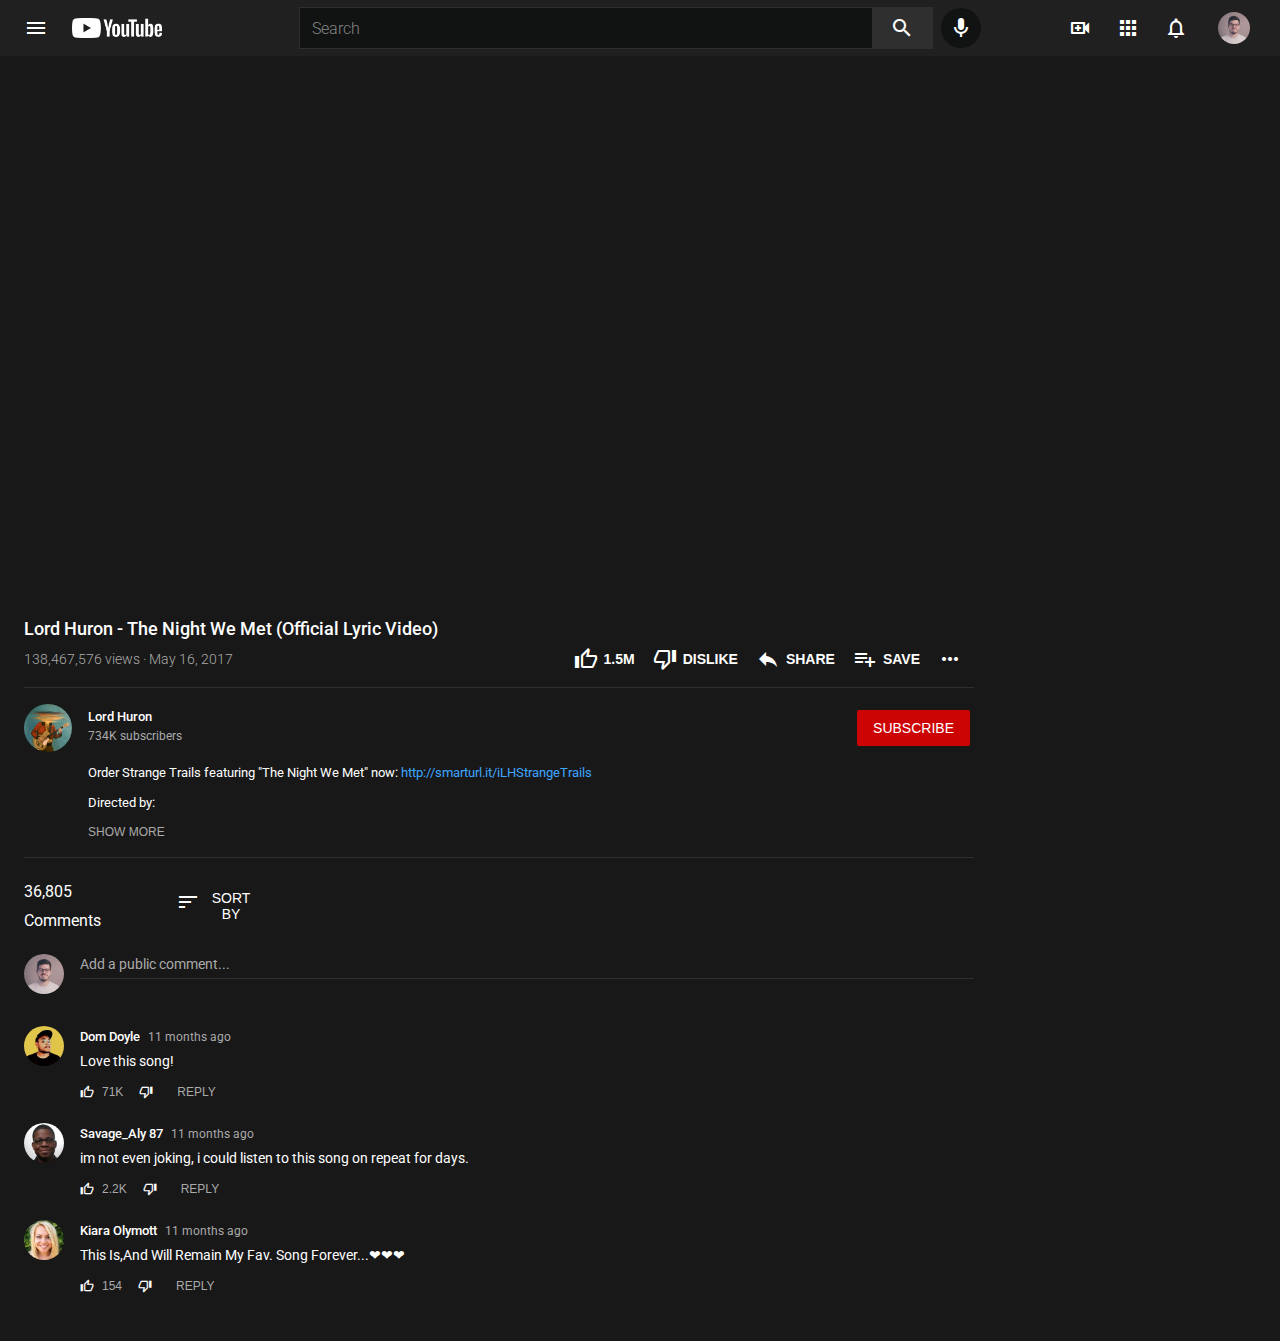
<file: index.html>
<!DOCTYPE html>
<html lang="en">
<head>
  <meta charset="UTF-8">
  <meta http-equiv="X-UA-Compatible" content="IE=edge">
  <meta name="viewport" content="width=device-width, initial-scale=1.0">
  <title>Youtube Video Player</title>

  <link rel="stylesheet" href="./css/style.css">
  <link href="https://fonts.googleapis.com/css?family=Material+Icons|Material+Icons+Outlined|Material+Icons+Two+Tone|Material+Icons+Round|Material+Icons+Sharp" rel="stylesheet">
  <link href="https://fonts.googleapis.com/css2?family=Roboto:wght@100;300;400;500;700;900&display=swap" rel="stylesheet">
</head>

<body>
  <!-- HEADER -->
  <nav class="navbar">
    <div class="container">
      <i class="material-icons-outlined nav">menu</i>
      <img src="./img/YouTube-logo.png" alt="YouTube logo" class="logo">
    </div>

    <div class="center-container">
      <div class="search-container">
        <div class="search-bar">
          <p class="search-text">Search</p>
        </div>
        <button class="search-btn">
          <i class="material-icons-outlined nav">search</i>
        </button>
      </div>
      
      <i class="material-icons-outlined nav center-icons">mic</i>
    </div>
    
    <div class="container">
      <i class="material-icons-outlined nav right-icons">video_call</i>
      <i class="material-icons-outlined nav right-icons">apps</i>
      <i class="material-icons-outlined nav right-icons">notifications</i>
      <img src="./img/profile-picture.jpg" alt="user profile picture" class="profile-picture">
    </div>
  </nav>

  <!-- MAIN SECTION -->
  <section class="section">

    <div class="column-left">
      <iframe width="950" height="514" src="https://www.youtube.com/embed/wGF7PswOENQ" title="YouTube video player" frameborder="0" allow="accelerometer; autoplay; clipboard-write; encrypted-media; gyroscope; picture-in-picture" allowfullscreen></iframe>
      
      <!-- VIDEO STATS -->
      <div class="video-stats">
        <h1 class="video-title">Lord Huron - The Night We Met (Official Lyric Video)</h1>

        <div class="views-buttons">
          <small class="view-count">138,467,576 views · May 16, 2017</small>

          <div class="button-row">
            <button class="video-btn">
              <i class="material-icons-outlined video">thumb_up</i>
              1.5M
            </button>

            <button class="video-btn">
              <i class="material-icons-outlined video">thumb_down</i>
              DISLIKE
            </button>

            <button class="video-btn">
              <i class="material-icons-outlined video">reply</i>
              SHARE
            </button>
  
            <button class="video-btn">
              <i class="material-icons-outlined video">playlist_add</i>
              SAVE
            </button>
            
            <button class="video-btn">
              <i class="material-icons-outlined video">more_horiz</i>
            </button>
          </div>
        </div>
      </div>

      <!-- CHANNEL -->
      <div class="channel">

        <!-- CHANNEL INFO -->
        <div class="channel-info">
          <div class="channel-row">
            <img src="./img/lord-huron.jpeg" alt="Lord Huron YouTube channel icon" class="channel-img">

            <div class="channel-name">
              <a class="owner">Lord Huron</a>
              <p class="sub-count">734K subscribers</p>
            </div>
          </div>

          <button class="sub-btn">SUBSCRIBE</button>
        </div>

        <!-- VIDEO DESCRIPTION -->
        <div class="video-description">
          <p class="description-text">
            Order Strange Trails featuring "The Night We Met" now: <a href="http://smarturl.it/iLHStrangeTrails">http://smarturl.it/iLHStrangeTrails</a>
            <br><br>
            Directed by:
          </p>

          <button class="expand-btn">SHOW MORE</button>
        </div>
      </div>
      

      <!-- COMMENTS -->
      <div class="comments">
        <div class="comment-header">
          <div class="comment-header-top">
            <div class="comment-count">
              <span>36,805</span>
              <span>Comments</span>
            </div>
  
            <button class="comment-sort-btn">
              <i class="material-icons-outlined sort">sort</i>
              <span class="comment-sort-text">SORT<br>BY</span>
            </button>
          </div>

          <div class="comment-form">
            <img src="./img/profile-picture.jpg" alt="user profile picture" class="comment-profile-picture">
              
            <div class="comment-field">
              <span class="comment-placeholder">Add a public comment...</span>
            </div>
          </div>
        </div>

        <div class="comment-list">
          <!-- COMMENT 1 -->
          <div class="single-comment">
            <div class="comment-info">
              <img src="./img/profile-picture-2.jpg" alt="user profile picture" class="comment-profile-picture">

              <div class="comment-main">
                <div class="comment-title">
                  <span class="comment-author">Dom Doyle</span>
                  <span class="comment-date">11 months ago</span>
                </div>

                <p class="comment-body">
                  Love this song!
                </p>

                <div class="comment-buttons">
                  <button class="comment-thumb-btn">
                    <i class="material-icons-outlined comment">thumb_up</i>
                    <span class="comment-btn-text">71K</span>
                  </button>

                  <button class="comment-thumb-btn">
                    <i class="material-icons-outlined comment">thumb_down</i>
                  </button>

                  <button class="comment-reply-btn">
                    <span class="comment-btn-text">REPLY</span>
                  </button>
                </div>
              </div>
            </div>
          </div>

          <!-- COMMENT 2 -->
          <div class="single-comment">
            <div class="comment-info">
              <img src="./img/profile-picture-3.jpg" alt="user profile picture" class="comment-profile-picture">

              <div class="comment-main">
                <div class="comment-title">
                  <span class="comment-author">Savage_Aly 87</span>
                  <span class="comment-date">11 months ago</span>
                </div>

                <p class="comment-body">
                  im not even joking, i could listen to this song on repeat for days.
                </p>

                <div class="comment-buttons">
                  <button class="comment-thumb-btn">
                    <i class="material-icons-outlined comment">thumb_up</i>
                    <span class="comment-btn-text">2.2K</span>
                  </button>

                  <button class="comment-thumb-btn">
                    <i class="material-icons-outlined comment">thumb_down</i>
                  </button>

                  <button class="comment-reply-btn">
                    <span class="comment-btn-text">REPLY</span>
                  </button>
                </div>
              </div>
            </div>
          </div>

          <!-- COMMENT 3 -->
          <div class="single-comment">
            <div class="comment-info">
              <img src="./img/profile-picture-4.jpeg" alt="user profile picture" class="comment-profile-picture">

              <div class="comment-main">
                <div class="comment-title">
                  <span class="comment-author">Kiara Olymott</span>
                  <span class="comment-date">11 months ago</span>
                </div>

                <p class="comment-body">
                  This Is,And Will Remain My Fav. Song Forever...❤❤❤
                </p>

                <div class="comment-buttons">
                  <button class="comment-thumb-btn">
                    <i class="material-icons-outlined comment">thumb_up</i>
                    <span class="comment-btn-text">154</span>
                  </button>

                  <button class="comment-thumb-btn">
                    <i class="material-icons-outlined comment">thumb_down</i>
                  </button>

                  <button class="comment-reply-btn">
                    <span class="comment-btn-text">REPLY</span>
                  </button>
                </div>
              </div>
            </div>
          </div>
        </div>
      </div>
    </div>

    <!-- RIGHT COLUMN -->
    <div class="column-right">
      
    </div>

  </section>
</body>
</html>
</file>
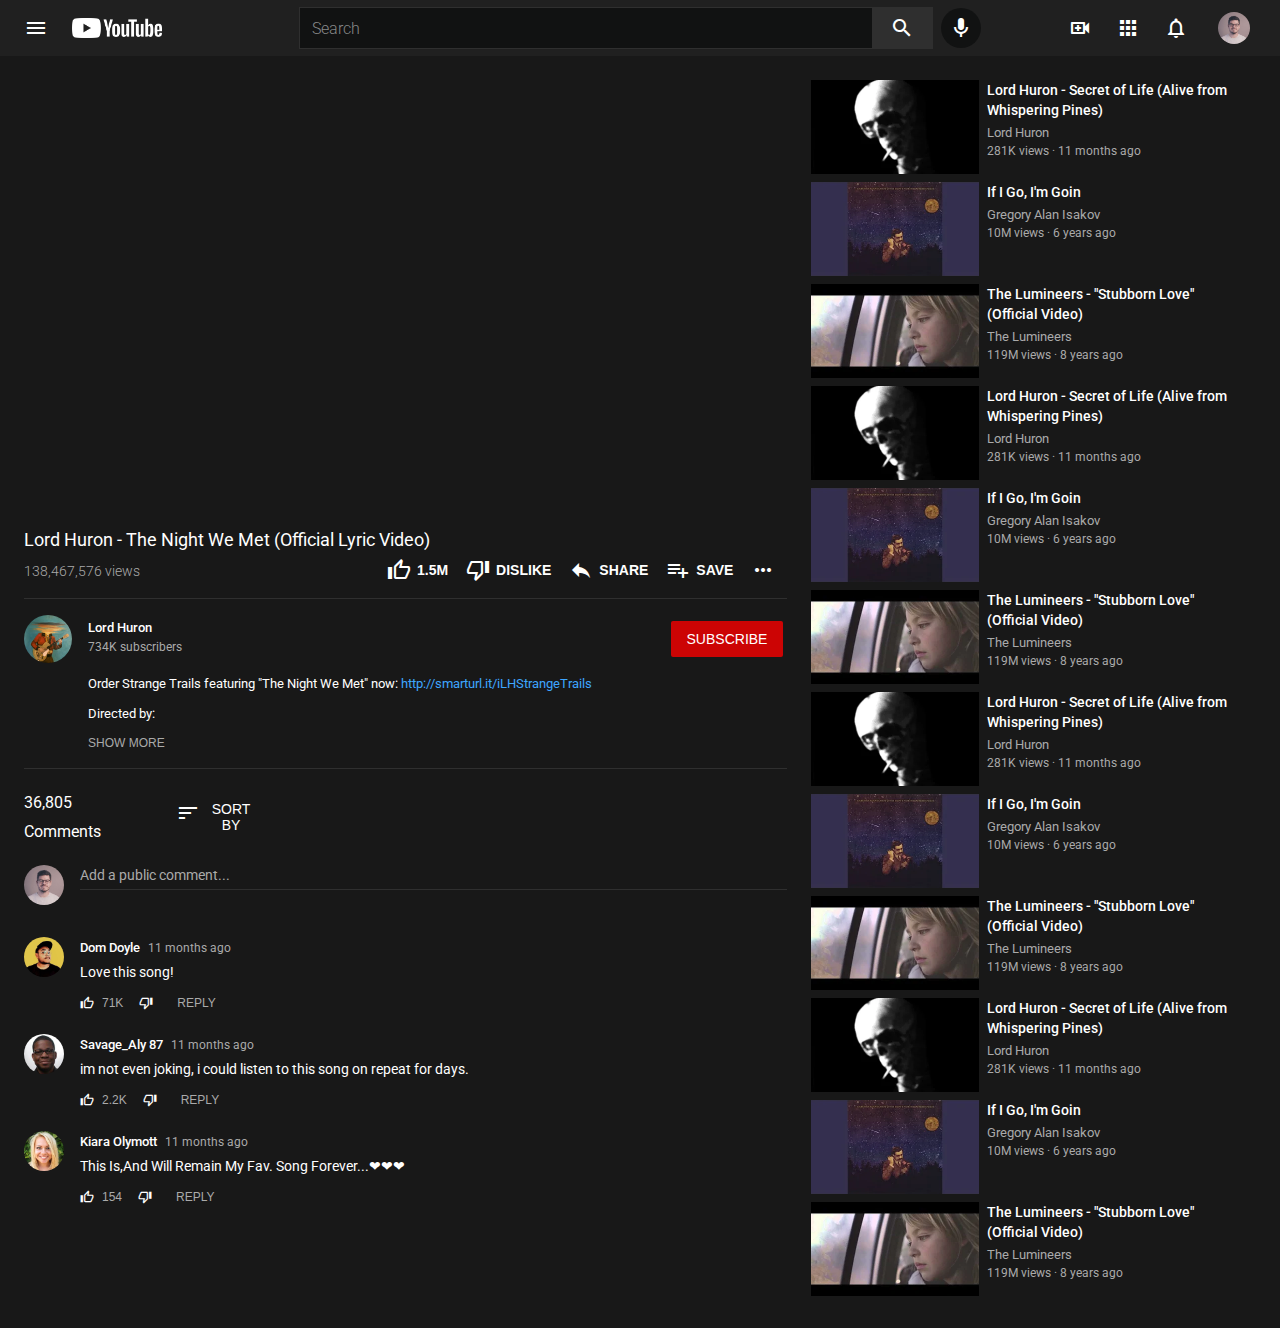
<file: youtube-video-player/index.html>
<!DOCTYPE html>
<html lang="en">
<head>
  <meta charset="UTF-8">
  <meta http-equiv="X-UA-Compatible" content="IE=edge">
  <meta name="viewport" content="width=device-width, initial-scale=1.0">
  <title>Youtube Video Player</title>

  <link rel="stylesheet" href="./css/style.css">
  <link href="https://fonts.googleapis.com/css?family=Material+Icons|Material+Icons+Outlined|Material+Icons+Two+Tone|Material+Icons+Round|Material+Icons+Sharp" rel="stylesheet">
  <link href="https://fonts.googleapis.com/css2?family=Roboto:wght@100;300;400;500;700;900&display=swap" rel="stylesheet">
</head>

<body>
  <!-- HEADER -->
  <nav class="navbar">
    <div class="container">
      <i class="material-icons-outlined nav">menu</i>
      
      <img src="./img/YouTube-logo.png" alt="YouTube logo" class="logo">
    </div>

    <div class="center-container">
      <div class="search-container">
        <div class="search-bar">
          <p class="search-text">Search</p>
        </div>
        <button class="search-btn">
          <i class="material-icons-outlined nav">search</i>
        </button>
      </div>
      
      <i class="material-icons-outlined nav center-icons">mic</i>
    </div>
    
    <div class="container">
      <i class="material-icons-outlined nav right-icons">video_call</i>
      <i class="material-icons-outlined nav right-icons">apps</i>
      <i class="material-icons-outlined nav right-icons">notifications</i>
      <img src="./img/profile-picture.jpg" alt="user profile picture" class="profile-picture">
    </div>
  </nav>

  <!-- MAIN SECTION -->
  <section class="section">

    <div class="column-left">
      <div class="video-container">
        <iframe src="https://www.youtube.com/embed/wGF7PswOENQ" title="YouTube video player" frameborder="0" allow="accelerometer; autoplay; clipboard-write; encrypted-media; gyroscope; picture-in-picture" allowfullscreen></iframe>
      </div>
      
      <!-- VIDEO STATS -->
      <div class="video-stats">
        <h1 class="video-title">Lord Huron - The Night We Met (Official Lyric Video)</h1>

        <div class="views-buttons">
          <span>
            <small class="view-count">138,467,576 views </small>
            <small class="release-date">· May 16, 2017</small>
          </span>

          <div class="button-row">
            <button class="video-btn">
              <i class="material-icons-outlined video">thumb_up</i>
              1.5M
            </button>

            <button class="video-btn">
              <i class="material-icons-outlined video">thumb_down</i>
              DISLIKE
            </button>

            <button class="video-btn">
              <i class="material-icons-outlined video">reply</i>
              SHARE
            </button>
  
            <button class="video-btn">
              <i class="material-icons-outlined video">playlist_add</i>
              SAVE
            </button>
            
            <button class="video-btn">
              <i class="material-icons-outlined video">more_horiz</i>
            </button>
          </div>
        </div>
      </div>

      <!-- CHANNEL -->
      <div class="channel">

        <!-- CHANNEL INFO -->
        <div class="channel-info">
          <div class="channel-row">
            <img src="./img/lord-huron.jpeg" alt="Lord Huron YouTube channel icon" class="channel-img">

            <div class="channel-name">
              <a class="owner">Lord Huron</a>
              <p class="sub-count">734K subscribers</p>
            </div>
          </div>

          <button class="sub-btn">SUBSCRIBE</button>
        </div>

        <!-- VIDEO DESCRIPTION -->
        <div class="video-description">
          <p class="description-text">
            Order Strange Trails featuring "The Night We Met" now: <a href="http://smarturl.it/iLHStrangeTrails">http://smarturl.it/iLHStrangeTrails</a>
            <br><br>
            Directed by:
          </p>

          <button class="expand-btn">SHOW MORE</button>
        </div>
      </div>
      

      <!-- COMMENTS -->
      <div class="comments">
        <div class="comment-header">
          <div class="comment-header-top">
            <div class="comment-count">
              <span>36,805</span>
              <span>Comments</span>
            </div>
  
            <button class="comment-sort-btn">
              <i class="material-icons-outlined sort">sort</i>
              <span class="comment-sort-text">SORT<br>BY</span>
            </button>
          </div>

          <div class="comment-form">
            <img src="./img/profile-picture.jpg" alt="user profile picture" class="comment-profile-picture">
              
            <div class="comment-field">
              <span class="comment-placeholder">Add a public comment...</span>
            </div>
          </div>
        </div>

        <div class="comment-list">
          <!-- COMMENT 1 -->
          <div class="single-comment">
            <div class="comment-info">
              <img src="./img/profile-picture-2.jpg" alt="user profile picture" class="comment-profile-picture">

              <div class="comment-main">
                <div class="comment-title">
                  <span class="comment-author">Dom Doyle</span>
                  <span class="comment-date">11 months ago</span>
                </div>

                <p class="comment-body">
                  Love this song!
                </p>

                <div class="comment-buttons">
                  <button class="comment-thumb-btn">
                    <i class="material-icons-outlined comment">thumb_up</i>
                    <span class="comment-btn-text">71K</span>
                  </button>

                  <button class="comment-thumb-btn">
                    <i class="material-icons-outlined comment">thumb_down</i>
                  </button>

                  <button class="comment-reply-btn">
                    <span class="comment-btn-text">REPLY</span>
                  </button>
                </div>
              </div>
            </div>
          </div>

          <!-- COMMENT 2 -->
          <div class="single-comment">
            <div class="comment-info">
              <img src="./img/profile-picture-3.jpg" alt="user profile picture" class="comment-profile-picture">

              <div class="comment-main">
                <div class="comment-title">
                  <span class="comment-author">Savage_Aly 87</span>
                  <span class="comment-date">11 months ago</span>
                </div>

                <p class="comment-body">
                  im not even joking, i could listen to this song on repeat for days.
                </p>

                <div class="comment-buttons">
                  <button class="comment-thumb-btn">
                    <i class="material-icons-outlined comment">thumb_up</i>
                    <span class="comment-btn-text">2.2K</span>
                  </button>

                  <button class="comment-thumb-btn">
                    <i class="material-icons-outlined comment">thumb_down</i>
                  </button>

                  <button class="comment-reply-btn">
                    <span class="comment-btn-text">REPLY</span>
                  </button>
                </div>
              </div>
            </div>
          </div>

          <!-- COMMENT 3 -->
          <div class="single-comment">
            <div class="comment-info">
              <img src="./img/profile-picture-4.jpeg" alt="user profile picture" class="comment-profile-picture">

              <div class="comment-main">
                <div class="comment-title">
                  <span class="comment-author">Kiara Olymott</span>
                  <span class="comment-date">11 months ago</span>
                </div>

                <p class="comment-body">
                  This Is,And Will Remain My Fav. Song Forever...❤❤❤
                </p>

                <div class="comment-buttons">
                  <button class="comment-thumb-btn">
                    <i class="material-icons-outlined comment">thumb_up</i>
                    <span class="comment-btn-text">154</span>
                  </button>

                  <button class="comment-thumb-btn">
                    <i class="material-icons-outlined comment">thumb_down</i>
                  </button>

                  <button class="comment-reply-btn">
                    <span class="comment-btn-text">REPLY</span>
                  </button>
                </div>
              </div>
            </div>
          </div>
        </div>
      </div>
    </div>

    <!-- RIGHT COLUMN -->
    <div class="column-right">

      <!-- REPLATED VIDEO 1 -->
      <div class="related-video">
        <a href="https://www.youtube.com/watch?v=2W_STsqV1tc">
          <img src="./img/related-video-1.webp" alt="related video thumbnail" class="video-thumbnail">
        </a>
        

        <div class="related-video-info">
          <a href="https://www.youtube.com/watch?v=2W_STsqV1tc" class="related-video-title">Lord Huron - Secret of Life (Alive from Whispering Pines)</span>
          <a href="https://www.youtube.com/channel/UC48UiYdP4S_QuKZXSBcwawg" class="related-video-channel">Lord Huron</a>
          <a href="https://www.youtube.com/watch?v=2W_STsqV1tc" class="related-video-stats">281K views · 11 months ago</span>
        </div>
      </div>

      <!-- REPLATED VIDEO 2 -->
      <div class="related-video">
        <a href="https://www.youtube.com/watch?v=BKc4I_cK0JU">
          <img src="./img/related-video-2.webp" alt="related video thumbnail" class="video-thumbnail">
        </a>
        

        <div class="related-video-info">
          <a href="https://www.youtube.com/watch?v=BKc4I_cK0JU" class="related-video-title">If I Go, I'm Goin</span>
          <a href="https://www.youtube.com/channel/UC3t7ShovJ5UgFw-1ZViRLlg" class="related-video-channel">Gregory Alan Isakov</a>
          <a href="https://www.youtube.com/watch?v=BKc4I_cK0JU" class="related-video-stats">10M views · 6 years ago</span>
        </div>
      </div>

      <!-- REPLATED VIDEO 3 -->
      <div class="related-video">
        <a href="https://www.youtube.com/watch?v=UJWk_KNbDHo">
          <img src="./img/related-video-3.webp" alt="related video thumbnail" class="video-thumbnail">
        </a>
        

        <div class="related-video-info">
          <a href="https://www.youtube.com/watch?v=UJWk_KNbDHo" class="related-video-title">The Lumineers - "Stubborn Love" (Official Video)</span>
          <a href="https://www.youtube.com/channel/UCB7P9Hr5BYB5Mkxau6t3Sgw" class="related-video-channel">The Lumineers</a>
          <a href="https://www.youtube.com/watch?v=UJWk_KNbDHo" class="related-video-stats">119M views · 8 years ago</span>
        </div>
      </div>

      <!-- REPLATED VIDEO 1 -->
      <div class="related-video">
        <a href="https://www.youtube.com/watch?v=2W_STsqV1tc">
          <img src="./img/related-video-1.webp" alt="related video thumbnail" class="video-thumbnail">
        </a>
        

        <div class="related-video-info">
          <a href="https://www.youtube.com/watch?v=2W_STsqV1tc" class="related-video-title">Lord Huron - Secret of Life (Alive from Whispering Pines)</span>
          <a href="https://www.youtube.com/channel/UC48UiYdP4S_QuKZXSBcwawg" class="related-video-channel">Lord Huron</a>
          <a href="https://www.youtube.com/watch?v=2W_STsqV1tc" class="related-video-stats">281K views · 11 months ago</span>
        </div>
      </div>

      <!-- REPLATED VIDEO 2 -->
      <div class="related-video">
        <a href="https://www.youtube.com/watch?v=BKc4I_cK0JU">
          <img src="./img/related-video-2.webp" alt="related video thumbnail" class="video-thumbnail">
        </a>
        

        <div class="related-video-info">
          <a href="https://www.youtube.com/watch?v=BKc4I_cK0JU" class="related-video-title">If I Go, I'm Goin</span>
          <a href="https://www.youtube.com/channel/UC3t7ShovJ5UgFw-1ZViRLlg" class="related-video-channel">Gregory Alan Isakov</a>
          <a href="https://www.youtube.com/watch?v=BKc4I_cK0JU" class="related-video-stats">10M views · 6 years ago</span>
        </div>
      </div>

      <!-- REPLATED VIDEO 3 -->
      <div class="related-video">
        <a href="https://www.youtube.com/watch?v=UJWk_KNbDHo">
          <img src="./img/related-video-3.webp" alt="related video thumbnail" class="video-thumbnail">
        </a>
        

        <div class="related-video-info">
          <a href="https://www.youtube.com/watch?v=UJWk_KNbDHo" class="related-video-title">The Lumineers - "Stubborn Love" (Official Video)</span>
          <a href="https://www.youtube.com/channel/UCB7P9Hr5BYB5Mkxau6t3Sgw" class="related-video-channel">The Lumineers</a>
          <a href="https://www.youtube.com/watch?v=UJWk_KNbDHo" class="related-video-stats">119M views · 8 years ago</span>
        </div>
      </div>

      <!-- REPLATED VIDEO 1 -->
      <div class="related-video">
        <a href="https://www.youtube.com/watch?v=2W_STsqV1tc">
          <img src="./img/related-video-1.webp" alt="related video thumbnail" class="video-thumbnail">
        </a>
        

        <div class="related-video-info">
          <a href="https://www.youtube.com/watch?v=2W_STsqV1tc" class="related-video-title">Lord Huron - Secret of Life (Alive from Whispering Pines)</span>
          <a href="https://www.youtube.com/channel/UC48UiYdP4S_QuKZXSBcwawg" class="related-video-channel">Lord Huron</a>
          <a href="https://www.youtube.com/watch?v=2W_STsqV1tc" class="related-video-stats">281K views · 11 months ago</span>
        </div>
      </div>

      <!-- REPLATED VIDEO 2 -->
      <div class="related-video">
        <a href="https://www.youtube.com/watch?v=BKc4I_cK0JU">
          <img src="./img/related-video-2.webp" alt="related video thumbnail" class="video-thumbnail">
        </a>
        

        <div class="related-video-info">
          <a href="https://www.youtube.com/watch?v=BKc4I_cK0JU" class="related-video-title">If I Go, I'm Goin</span>
          <a href="https://www.youtube.com/channel/UC3t7ShovJ5UgFw-1ZViRLlg" class="related-video-channel">Gregory Alan Isakov</a>
          <a href="https://www.youtube.com/watch?v=BKc4I_cK0JU" class="related-video-stats">10M views · 6 years ago</span>
        </div>
      </div>

      <!-- REPLATED VIDEO 3 -->
      <div class="related-video">
        <a href="https://www.youtube.com/watch?v=UJWk_KNbDHo">
          <img src="./img/related-video-3.webp" alt="related video thumbnail" class="video-thumbnail">
        </a>
        

        <div class="related-video-info">
          <a href="https://www.youtube.com/watch?v=UJWk_KNbDHo" class="related-video-title">The Lumineers - "Stubborn Love" (Official Video)</span>
          <a href="https://www.youtube.com/channel/UCB7P9Hr5BYB5Mkxau6t3Sgw" class="related-video-channel">The Lumineers</a>
          <a href="https://www.youtube.com/watch?v=UJWk_KNbDHo" class="related-video-stats">119M views · 8 years ago</span>
        </div>
      </div>

      <!-- REPLATED VIDEO 1 -->
      <div class="related-video">
        <a href="https://www.youtube.com/watch?v=2W_STsqV1tc">
          <img src="./img/related-video-1.webp" alt="related video thumbnail" class="video-thumbnail">
        </a>
        

        <div class="related-video-info">
          <a href="https://www.youtube.com/watch?v=2W_STsqV1tc" class="related-video-title">Lord Huron - Secret of Life (Alive from Whispering Pines)</span>
          <a href="https://www.youtube.com/channel/UC48UiYdP4S_QuKZXSBcwawg" class="related-video-channel">Lord Huron</a>
          <a href="https://www.youtube.com/watch?v=2W_STsqV1tc" class="related-video-stats">281K views · 11 months ago</span>
        </div>
      </div>

      <!-- REPLATED VIDEO 2 -->
      <div class="related-video">
        <a href="https://www.youtube.com/watch?v=BKc4I_cK0JU">
          <img src="./img/related-video-2.webp" alt="related video thumbnail" class="video-thumbnail">
        </a>
        

        <div class="related-video-info">
          <a href="https://www.youtube.com/watch?v=BKc4I_cK0JU" class="related-video-title">If I Go, I'm Goin</span>
          <a href="https://www.youtube.com/channel/UC3t7ShovJ5UgFw-1ZViRLlg" class="related-video-channel">Gregory Alan Isakov</a>
          <a href="https://www.youtube.com/watch?v=BKc4I_cK0JU" class="related-video-stats">10M views · 6 years ago</span>
        </div>
      </div>

      <!-- REPLATED VIDEO 3 -->
      <div class="related-video">
        <a href="https://www.youtube.com/watch?v=UJWk_KNbDHo">
          <img src="./img/related-video-3.webp" alt="related video thumbnail" class="video-thumbnail">
        </a>
        

        <div class="related-video-info">
          <a href="https://www.youtube.com/watch?v=UJWk_KNbDHo" class="related-video-title">The Lumineers - "Stubborn Love" (Official Video)</span>
          <a href="https://www.youtube.com/channel/UCB7P9Hr5BYB5Mkxau6t3Sgw" class="related-video-channel">The Lumineers</a>
          <a href="https://www.youtube.com/watch?v=UJWk_KNbDHo" class="related-video-stats">119M views · 8 years ago</span>
        </div>
      </div>
    </div>
  </section>
</body>
</html>
</file>
<file: css/style.css>
/* BODY */

body {
  margin: 0;
  font-family: 'Roboto', sans-serif;
  font-weight: 300;
}

/* HEADER */

.navbar {
  background-color: #202020;
  padding: 0 16px;
  display: flex;
  align-items: center;
  justify-content: space-between;
  height: 56px;
}

.container, .search-container {
  display: flex;
  align-items: center;
}

.material-icons-outlined {
  color: white;
}

.material-icons-outlined.nav {
  padding: 8px;
}

.material-icons-outlined.nav.right-icons {
  margin-right: 8px;
}

.material-icons-outlined.nav.center-icons {
  margin-left: 4px;
  background-color: #111212;
  border-radius: 20px;
}

.logo {
  width: 90px;
  padding: 18px 14px 18px 16px;
}

.profile-picture {
  height: 32px;
  border-radius: 16px;
  margin: 1px 14px;
}

.center-container {
  margin-left: 44px;
  border-radius: 2px;
  display: flex;
  align-items: center;
  height: 40px;
}

.search-container {
  border: 1px solid #2F2F2F;
  height: 100%;
  margin-right: 4px;
}

.search-bar {
  color: #878888;
  background-color: #111212;
  width: 572px;
  height: 100%;
  display: flex;
  align-items: center;
}

.search-text {
  font-size: 16px;
  padding-left: 12px;
  margin: 0;
}

.search-btn {
  background-color: #2F2F2F;
  padding: 0 6px;
  width: 60px;
}

button {
  border: none;
  cursor: pointer;
	outline: inherit;
}

/* MAIN SECTION */

.section {
  background-color: #181818;
  padding: 24px;
  display: flex;
}

/* VIDEO STATS */

.video-stats {
  color: white;
  padding: 20px 0 8px 0;
  border-bottom: 1px solid rgba(255, 255, 255, 0.1);
}

.video-title {
  font-size: 18px;
  font-weight: 500;
  margin: 0;
}

.views-buttons {
  display: flex;
  align-items: center;
  justify-content: space-between;
  height: 40px;
}

.view-count {
  color: rgb(170, 170, 170);
  font-size: 14px; 
}

.button-row {
  display: flex;
}

.video-btn {
  background-color: transparent;
  color: white;
  font-size: 14px;
  font-weight: 700;
  display: flex;
  align-items: center;
}

.material-icons-outlined.video {
  padding: 6px;
}

/* CHANNEL */

.channel {
  padding-bottom: 16px;
  margin-bottom: 24px;
  border-bottom: 1px solid rgba(255, 255, 255, 0.1);
}

/* CHANNEL INFO */

.channel-info {
  padding-top: 16px;
  margin-bottom: 12px;
  display: flex;
  justify-content: space-between;
  align-items: center;
}

.channel-row {
  display: flex;
  align-items: center;
}

.channel-img {
  width: 48px;
  border-radius: 24px;
  margin-right: 16px;
}

.channel-name {
  display: flex;
  flex-direction: column;
}

.owner, .sub-count {
  margin: 0;
  padding: 0;
}

.owner {
  font-size: 13px;
  font-weight: 500;
  color: white;
  height: 20px;
}

.sub-count {
  font-size: 12px;
  font-weight: 400;
  color: rgb(170, 170, 170);
  height: 18px;
}

.sub-btn {
  color: white;
  background-color: #cc0404;
  font-size: 14px;
  font-weight: 500;
  padding: 10px 16px;
  margin: 0 4px;
  border-radius: 2px;
}


/* DESCRIPTION */

.video-description {
  margin-left :64px;
}

.description-text {
  color: white;
  font-size: 13px;
  font-weight: 400;
  margin-bottom: 5px;
}

a {
  color: rgb(62, 166, 255);
  text-decoration: none;
}

.expand-btn {
  color: rgb(170, 170, 170);
  background-color: transparent;
  font-size: 12px;
  margin-top: 8px;
  padding: 0;
  height: 18px;
}

/* COMMENTS */

.comment-header {
  margin-bottom: 32px; 
}

.comment-header-top {
  color: white;
  display: flex;
  align-items: center;
  margin-bottom: 24px;
}

.comment-count {
  font-size: 16px;
  font-weight: 400;
  margin-right: 32px;
  width: 120px;
  height: 48px;
  display: flex;
  flex-direction: column;
  justify-content: space-between;
}

.comment-sort-btn {
  background-color: transparent;
  color: white;
  display: flex;
  padding: 0;
}

.material-icons-outlined.sort {
  margin-right: 8px;
}

.comment-sort-text {
  font-size: 14px;
  font-weight: 500;
  width: 46px;
}

.comment-form {
  display: flex;
  flex-direction: row;
}

.comment-profile-picture {
  height: 40px;
  border-radius: 20px;
  margin-right: 16px;
}

.comment-field {
  padding-bottom: 4px;
  border-bottom: 1px solid rgba(255, 255, 255, 0.1);
  height: 20px;
  width: 100%;
}

.comment-placeholder {
  color: rgb(170, 170, 170);
  font-size: 14px;
  font-weight: 400;
}

.single-comment {
  margin-bottom: 16px;
}

.comment-info {
  display: flex;
  color: white;
}

.comment-main {

}

.comment-title {

}

.comment-author {
  font-size: 13px;
  font-weight: 500;
  margin: 0 4px 2px 0;
}

.comment-date {
  color: rgb(170, 170, 170);
  font-size: 12px;
  font-weight: 400;
}

.comment-body {
  font-size: 14px;
  font-weight: 400;
  margin: 8px 0;
}

.comment-buttons {
  display: flex;
  margin-left: -8px;
}

.comment-thumb-btn, .comment-reply-btn {
  color: white;
  background-color: transparent;
  display: flex;
  align-items: center;
  padding: 0;
}

.material-icons-outlined.comment {
  font-size: 14px;
  padding: 8px;
}

.comment-btn-text {
  color: rgb(170, 170, 170);
  font-size: 12px;
  font-weight: 400;
  margin-right: 8px;
}

.comment-reply-btn {
  padding: 8px 16px;
}
</file>
<file: youtube-video-player/css/style.css>
/* BODY */

body {
  margin: 0;
  font-family: 'Roboto', sans-serif;
  font-weight: 300;
}

/* HEADER */

.navbar {
  background-color: #202020;
  padding: 0 16px;
  display: flex;
  align-items: center;
  justify-content: space-between;
  height: 56px;
}

.container, .search-container {
  display: flex;
  align-items: center;
}

.material-icons-outlined {
  color: white;
}

.material-icons-outlined.nav {
  padding: 8px;
}

.material-icons-outlined.nav.right-icons {
  margin-right: 8px;
}

.material-icons-outlined.nav.center-icons {
  margin-left: 4px;
  background-color: #111212;
  border-radius: 20px;
}

.logo {
  width: 90px;
  padding: 18px 14px 18px 16px;
}

.profile-picture {
  height: 32px;
  border-radius: 16px;
  margin: 1px 14px;
}

.center-container {
  margin-left: 44px;
  border-radius: 2px;
  display: flex;
  align-items: center;
  height: 40px;
}

.search-container {
  border: 1px solid #2F2F2F;
  height: 100%;
  margin-right: 4px;
}

.search-bar {
  color: #878888;
  background-color: #111212;
  width: 572px;
  height: 100%;
  display: flex;
  align-items: center;
}

.search-text {
  font-size: 16px;
  padding-left: 12px;
  margin: 0;
}

.search-btn {
  background-color: #2F2F2F;
  padding: 0 6px;
  width: 60px;
}

button {
  border: none;
  cursor: pointer;
	outline: inherit;
}

/* MAIN SECTION */

.section {
  background-color: #181818;
  padding: 24px;
  display: flex;
}

.column-left {
  padding-right: 24px;
  width: 75vw;
}

.video-container {
  position: relative;
  padding-bottom: 56.25%; /* 16:9 */
  height: 0;
}
.video-container iframe {
  position: absolute;
  top: 0;
  left: 0;
  width: 100%;
  height: 100%;
}

/* VIDEO STATS */

.video-stats {
  color: white;
  padding: 20px 0 8px 0;
  border-bottom: 1px solid rgba(255, 255, 255, 0.1);
}

.video-title {
  font-size: 18px;
  font-weight: 400;
  margin: 0;
}

.views-buttons {
  display: flex;
  align-items: center;
  justify-content: space-between;
  height: 40px;
}

.view-count, .release-date {
  color: rgb(170, 170, 170);
  font-size: 14px; 
}

.button-row {
  display: flex;
}

.video-btn {
  background-color: transparent;
  color: white;
  font-size: 14px;
  font-weight: 700;
  display: flex;
  align-items: center;
}

.material-icons-outlined.video {
  padding: 6px;
}

/* CHANNEL */

.channel {
  padding-bottom: 16px;
  margin-bottom: 24px;
  border-bottom: 1px solid rgba(255, 255, 255, 0.1);
}

/* CHANNEL INFO */

.channel-info {
  padding-top: 16px;
  margin-bottom: 12px;
  display: flex;
  justify-content: space-between;
  align-items: center;
}

.channel-row {
  display: flex;
  align-items: center;
}

.channel-img {
  width: 48px;
  border-radius: 24px;
  margin-right: 16px;
}

.channel-name {
  display: flex;
  flex-direction: column;
}

.owner, .sub-count {
  margin: 0;
  padding: 0;
}

.owner {
  font-size: 13px;
  font-weight: 500;
  color: white;
  height: 20px;
}

.sub-count {
  font-size: 12px;
  font-weight: 400;
  color: rgb(170, 170, 170);
  height: 18px;
}

.sub-btn {
  color: white;
  background-color: #cc0404;
  font-size: 14px;
  font-weight: 500;
  padding: 10px 16px;
  margin: 0 4px;
  border-radius: 2px;
}

/* DESCRIPTION */

.video-description {
  margin-left :64px;
}

.description-text {
  color: white;
  font-size: 13px;
  font-weight: 400;
  margin-bottom: 5px;
}

a {
  color: rgb(62, 166, 255);
  text-decoration: none;
}

.expand-btn {
  color: rgb(170, 170, 170);
  background-color: transparent;
  font-size: 12px;
  margin-top: 8px;
  padding: 0;
  height: 18px;
}

/* COMMENTS */

.comment-header {
  margin-bottom: 32px; 
}

.comment-header-top {
  color: white;
  display: flex;
  align-items: center;
  margin-bottom: 24px;
}

.comment-count {
  font-size: 16px;
  font-weight: 400;
  margin-right: 32px;
  width: 120px;
  height: 48px;
  display: flex;
  flex-direction: column;
  justify-content: space-between;
}

.comment-sort-btn {
  background-color: transparent;
  color: white;
  display: flex;
  padding: 0;
}

.material-icons-outlined.sort {
  margin-right: 8px;
}

.comment-sort-text {
  font-size: 14px;
  font-weight: 500;
  width: 46px;
}

.comment-form {
  display: flex;
  flex-direction: row;
}

.comment-profile-picture {
  height: 40px;
  border-radius: 20px;
  margin-right: 16px;
}

.comment-field {
  padding-bottom: 4px;
  border-bottom: 1px solid rgba(255, 255, 255, 0.1);
  height: 20px;
  width: 100%;
}

.comment-placeholder {
  color: rgb(170, 170, 170);
  font-size: 14px;
  font-weight: 400;
}

.single-comment {
  margin-bottom: 16px;
}

.comment-info {
  display: flex;
  color: white;
}

.comment-author {
  font-size: 13px;
  font-weight: 500;
  margin: 0 4px 2px 0;
}

.comment-date {
  color: rgb(170, 170, 170);
  font-size: 12px;
  font-weight: 400;
}

.comment-body {
  font-size: 14px;
  font-weight: 400;
  margin: 8px 0;
}

.comment-buttons {
  display: flex;
  margin-left: -8px;
}

.comment-thumb-btn, .comment-reply-btn {
  color: white;
  background-color: transparent;
  display: flex;
  align-items: center;
  padding: 0;
}

.material-icons-outlined.comment {
  font-size: 14px;
  padding: 8px;
}

.comment-btn-text {
  color: rgb(170, 170, 170);
  font-size: 12px;
  font-weight: 400;
  margin-right: 8px;
}

.comment-reply-btn {
  padding: 8px 16px;
}

/* RELATED VIDEOS */

.related-video {
  display: flex;
  margin-bottom: 4px;
}

.video-thumbnail {
  height: 94px;
  margin-right: 8px;
}

.related-video-info {
  display: flex;
  flex-direction: column;
  padding-right: 24px;
}

.related-video-title {
  color: white;
  font-size: 14px;
  font-weight: 500;
  line-height: 20px;
  margin-bottom: 4px;
}

.related-video-channel {
  color: rgb(170, 170, 170);
  font-size: 13px;
  font-weight: 400;
  line-height: 18px;
}

.related-video-stats {
  color: rgb(170, 170, 170);
  font-size: 12px;
  font-weight: 400;
  line-height: 18px;
}

/* MEDIA QUERY */

@media only screen and (max-width: 1024px) {
  .section {
    flex-direction: column;
    align-items: center;
  }
}

@media only screen and (max-width: 1280px) {
  .release-date {
    display: none;
  }
}
</file>
